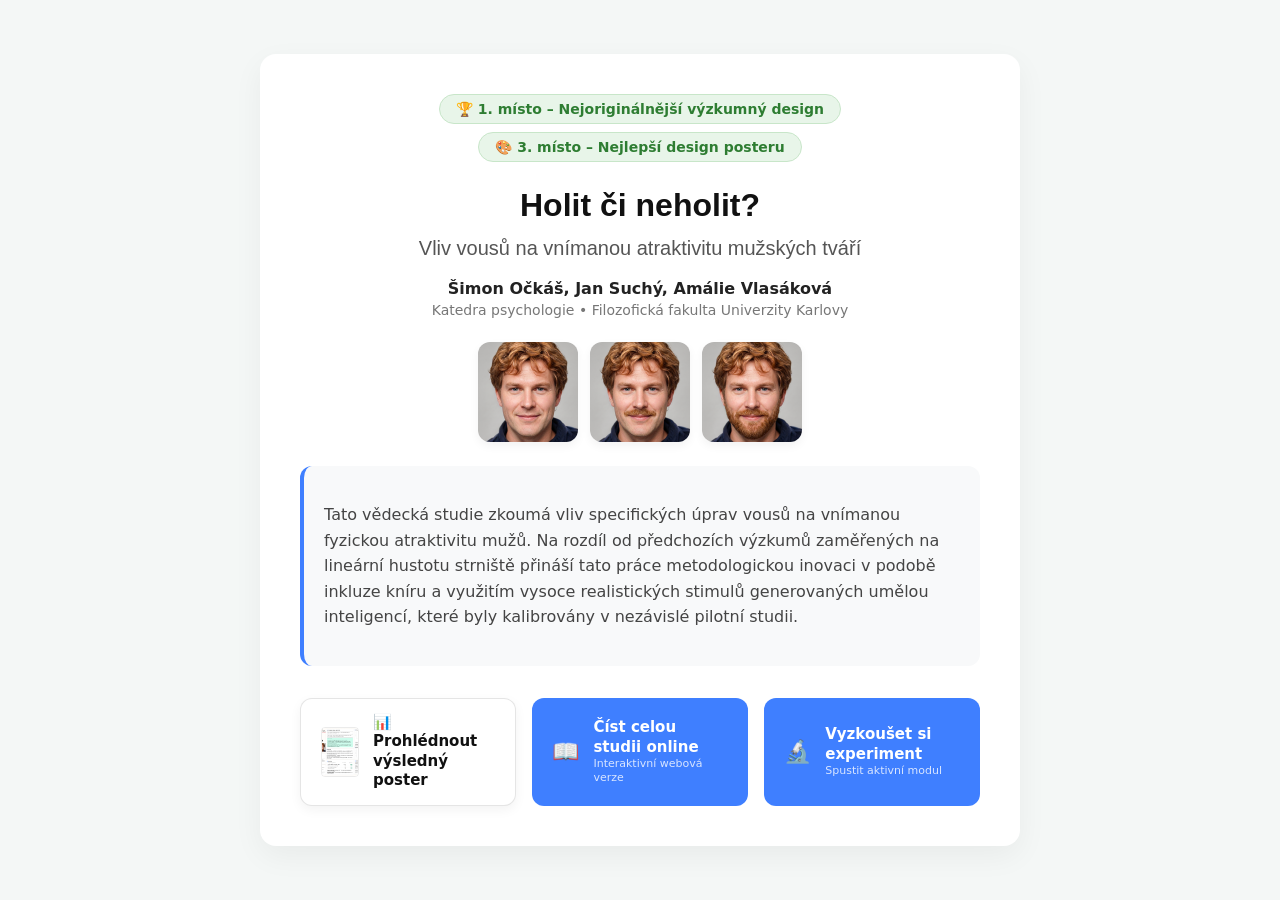
<file: index.html>
<!DOCTYPE html>
<html lang="cs">
<head>
  <meta charset="utf-8" />
  <meta name="viewport" content="width=device-width, initial-scale=1" />
  <title>Výzkum vnímání tváří – Oceněná studie</title>
  <link rel="stylesheet" href="style.css">
  
  <!-- Open Graph Meta tagy pro sociální sítě -->
  <meta property="og:title" content="Výzkum vnímání tváří – Výsledky studie">
  <meta property="og:description" content="Plnovous muže zkrášluje, knír ne. Podívejte se na kompletní výsledky oceněné studie.">
  <meta property="og:url" content="https://simonockas.me/faces-study/">
  <meta property="og:type" content="website">
  <meta property="og:image" content="https://simonockas.me/faces-study/pilot_04.png">
  <meta property="fb:app_id" content="966242223397117">
</head>
<body>
  <div class="landing-page">
    <div class="landing-container">
      
      <!-- Sekce s oceněním -->
      <div class="landing-awards">
        <span class="award-badge">🏆 1. místo – Nejoriginálnější výzkumný design</span>
        <span class="award-badge">🎨 3. místo – Nejlepší design posteru</span>
      </div>

      <!-- Hlavní nadpis a autoři -->
      <header class="landing-header">
        <h1>Holit či neholit?<br><span class="subtitle">Vliv vousů na vnímanou atraktivitu mužských tváří</span></h1>
        <p class="landing-authors">Šimon Očkáš, Jan Suchý, Amálie Vlasáková</p>
        <p class="landing-institution">Katedra psychologie • Filozofická fakulta Univerzity Karlovy</p>
      </header>

      <!-- Náhledový vizuál (Tři tváře z výzkumu) -->
      <div class="landing-preview">
        <img src="images/pilot_31_high_clean.png" alt="Hladce oholen" />
        <img src="images/pilot_31_high_stache.png" alt="Knír" />
        <img src="images/pilot_31_high_beard.png" alt="Plnovous" />
      </div>

      <!-- Stručný úvod do studie -->
      <article class="landing-intro">
        <p>
          Tato vědecká studie zkoumá vliv specifických úprav vousů na vnímanou fyzickou atraktivitu mužů. 
          Na rozdíl od předchozích výzkumů zaměřených na lineární hustotu strniště přináší tato práce metodologickou inovaci 
          v podobě inkluze kníru a využitím vysoce realistických stimulů generovaných umělou inteligencí, 
          které byly kalibrovány v nezávislé pilotní studii.
        </p>
      </article>

      <!-- Akční tlačítka (Rozcestník) -->
      <div class="landing-actions">
        <!-- Vizuální tlačítko s integrovaným thumbnailed posteru -->
        <a href="poster.html" class="btn btn-primary btn-poster">
          <img src="images/poster_thumb.png" alt="Náhled akademického posteru" class="btn-thumb" />
          <span class="btn-text">📊 Prohlédnout výsledný poster</span>
        </a>

        <!-- Tlačítko pro digitální čtečku studie (HTML verze) -->
        <a href="paper.html" class="btn btn-secondary">
          <span class="btn-icon">📖</span>
          <span class="btn-text">Číst celou studii online<br><small style="font-weight: 400; opacity: 0.8; font-size: 11px;">Interaktivní webová verze</small></span>
        </a>
        
        <!-- Tlačítko pro spuštění experimentu -->
        <a href="https://script.google.com/macros/s/AKfycbzfjkvLAMv269YrFdqGUx8NE0ccw222MC-_xlQdueb7EFfq0m50UP5lkJJmPn8vpWN8/exec" target="_blank" rel="noopener noreferrer" class="btn btn-secondary">
          <span class="btn-icon">🔬</span>
          <span class="btn-text">Vyzkoušet si experiment<br><small style="font-weight: 400; opacity: 0.8; font-size: 11px;">Spustit aktivní modul</small></span>
        </a>
      </div>

    </div>
  </div>
</body>
</html>
</file>
<file: style.css>
/* ==========================================================================
   ZÁKLADNÍ RESETY A GLOBÁLNÍ NASTAVENÍ SÍTĚ
   ========================================================================== */
html, body {
  margin: 0;
  padding: 0;
  width: 100%;
  height: 100%;
  background-color: #f4f7f6;
  box-sizing: border-box;
}

/* ==========================================================================
   STYL PRO ÚVODNÍ STRÁNKU (LANDING PAGE)
   ========================================================================== */
.landing-page {
  background-color: #f4f7f6;
  min-height: 100vh;
  display: flex;
  align-items: center;
  justify-content: center;
  padding: 40px 20px;
  font-family: "Inter", system-ui, -apple-system, sans-serif;
  box-sizing: border-box;
}

.landing-container {
  background: #ffffff;
  padding: 40px;
  border-radius: 16px;
  box-shadow: 0 10px 30px rgba(0, 0, 0, 0.05);
  width: 100%;
  max-width: 760px;
  text-align: center;
  box-sizing: border-box;
}

.landing-awards {
  display: flex;
  flex-direction: column;
  gap: 8px;
  align-items: center;
  margin-bottom: 24px;
}

.award-badge {
  display: inline-block;
  background: #e8f5e9;
  color: #2e7d32;
  padding: 6px 16px;
  border-radius: 20px;
  font-size: 14px;
  font-weight: 600;
  border: 1px solid #c8e6c9;
}

.landing-header h1 {
  font-family: "Nohemi-Medium", Helvetica, sans-serif;
  font-size: 32px;
  color: #111111;
  line-height: 1.2;
  margin: 0 0 16px 0;
}

.landing-header .subtitle {
  font-family: "Inter", sans-serif;
  font-size: 20px;
  color: #555555;
  font-weight: 500;
}

.landing-authors {
  font-size: 16px;
  font-weight: 600;
  color: #222222;
  margin: 16px 0 4px 0;
}

.landing-institution {
  font-size: 14px;
  color: #777777;
  margin: 0 0 24px 0;
}

.landing-preview {
  display: flex;
  justify-content: center;
  gap: 12px;
  margin: 24px 0;
}

.landing-preview img {
  width: 100px;
  height: 100px;
  border-radius: 12px;
  object-fit: cover;
  box-shadow: 0 4px 10px rgba(0,0,0,0.05);
}

.landing-intro {
  font-size: 16px;
  line-height: 1.6;
  color: #444444;
  text-align: left;
  background: #f8f9fa;
  padding: 20px;
  border-radius: 12px;
  border-left: 4px solid #3f7fff;
  margin-bottom: 32px;
}

/* Rozcestník akčních tlačítek */
.landing-actions {
  display: flex;
  flex-direction: column;
  gap: 16px;
  align-items: center;
  justify-content: center;
}

@media (min-width: 640px) {
  .landing-actions {
    flex-direction: row;
    align-items: stretch;
  }
}

/* Základní sjednocená kostra pro obě tlačítka */
.btn {
  display: inline-flex !important;
  flex-direction: row !important;
  align-items: center !important;
  gap: 14px !important;
  padding: 14px 20px !important;
  border-radius: 12px !important;
  font-size: 15px !important;
  font-weight: 600 !important;
  text-decoration: none !important;
  transition: all 0.25s cubic-bezier(0.4, 0, 0.2, 1) !important;
  cursor: pointer !important;
  box-sizing: border-box !important;
  width: 300px !important;
  text-align: left !important;
}

/* Opravené tlačítko s drobnou miniaturou */
.btn-poster {
  background-color: #ffffff !important;
  color: #111111 !important;
  border: 1px solid #0000001a !important;
  box-shadow: 0 4px 12px rgba(0,0,0,0.05) !important;
}

.btn-poster:hover {
  transform: translateY(-2px) !important;
  box-shadow: 0 6px 20px rgba(0,0,0,0.08) !important;
  border-color: #3f7fff !important;
}

.btn-thumb {
  width: 36px !important;
  height: 48px !important;
  object-fit: cover !important;
  border-radius: 4px !important;
  border: 1px solid #00000014 !important;
  flex-shrink: 0 !important;
}

/* Tlačítko pro spuštění experimentu */
.btn-secondary {
  background-color: #3f7fff !important;
  color: #ffffff !important;
}

.btn-secondary:hover {
  background-color: #2a65d4 !important;
  transform: translateY(-2px) !important;
  box-shadow: 0 6px 20px rgba(63, 127, 255, 0.25) !important;
}

.btn-icon {
  font-size: 22px !important;
  line-height: 1 !important;
  flex-shrink: 0 !important;
}

.btn-text {
  display: flex !important;
  flex-direction: column !important;
  line-height: 1.3 !important;
}


/* ==========================================================================
   RESPONZIVNÍ NÁSTAVBA PRO AKADEMICKÝ POSTER (PIXEL-PERFECT FIGMA)
   ========================================================================== */

/* INTEGROVANÁ TOP NAVIGAČNÍ LIŠTA NA STRÁNCE S POSTEREM */
.poster-nav {
  max-width: 1920px;
  width: 100%;
  margin: 0 auto;
  padding: 16px 24px 0px 24px;
  display: flex;
  justify-content: space-between;
  align-items: center;
  font-family: "Inter", sans-serif;
  box-sizing: border-box;
}

.btn-nav-back {
  font-size: 14px;
  color: #555555;
  text-decoration: none;
  font-weight: 500;
  transition: color 0.2s ease;
}

.btn-nav-back:hover {
  color: #000000;
}

.btn-nav-experiment {
  background-color: #3f7fff;
  color: #ffffff !important;
  font-size: 13px;
  font-weight: 600;
  text-decoration: none;
  padding: 8px 16px;
  border-radius: 8px;
  transition: all 0.2s ease;
}

.btn-nav-experiment:hover {
  background-color: #2a65d4;
  transform: translateY(-1px);
}

/* OPRAVA PRO TUČNÉ PÍSMO A KURZÍVU V POSTERU */
.slide strong, 
.slide b,
.slide [class*="Bold"],
.slide [class*="bold"] {
  font-weight: 700 !important;
  font-family: "Inter", Helvetica, Arial, sans-serif !important;
}

.slide em, 
.slide i,
.slide [class*="Italic"],
.slide [class*="italic"] {
  font-style: italic !important;
  font-family: "Inter", Helvetica, Arial, sans-serif !important;
}

/* Kontejnery posteru */
.slide .frame {
  display: flex !important;
  flex-direction: row !important;
  width: 100% !important;
  max-width: 1920px !important;
  margin: 0 auto !important;
  gap: 8px !important;
  padding: 24px !important;
  box-sizing: border-box !important;
  position: relative !important;
  align-items: flex-start !important;
  justify-content: center !important;
}

.slide .div,
.slide .frame-6,
.slide .frame-10 {
  display: flex !important;
  flex-direction: column !important;
  align-items: flex-start !important;
  justify-content: flex-start !important;
  gap: 8px !important;
  position: relative !important;
  flex: 1 !important;
  min-width: 0 !important;
  align-self: stretch !important;
}

.slide .frame-6 {
  align-items: stretch !important;
}

/* Info lišta v prvním sloupci (Desktop) */
.slide .frame-20 {
  display: flex !important;
  width: 100% !important;
  height: auto !important;
  align-items: center !important;
  justify-content: space-between !important;
  padding: 8px 0px 16px 0px !important;
  box-sizing: border-box !important;
  position: relative !important;
  border-bottom: 1px solid #00000014 !important;
  margin-bottom: 4px !important;
}

.slide .frame-21 {
  display: inline-flex !important;
  align-items: center !important;
  gap: 10px !important;
  height: 54px !important;
}

.slide .frame-20 .img-qr {
  height: 100% !important;
  width: auto !important;
  display: block !important;
}

.slide .FULL-TEXT-simonockas {
  position: relative !important;
  font-family: "Inter", Helvetica, sans-serif !important;
  color: #000000cc !important;
  margin: 0 !important;
  display: flex !important;
  flex-direction: column !important;
}

.slide .fulltext-label {
  font-size: 12px !important;
  font-weight: 700 !important;
  text-transform: uppercase !important;
  line-height: 1.2 !important;
  letter-spacing: 0.5px !important;
}

.slide .text-wrapper-12 {
  font-size: 16px !important;
  font-weight: 400 !important;
  line-height: 1.2 !important;
}

.slide .group {
  position: relative !important;
  width: 240px !important;
  height: auto !important;
  display: block !important;
}

/* Hlavní nadpis mřížky */
.slide .div-wrapper {
  display: flex !important;
  align-items: center !important;
  justify-content: center !important;
  gap: 10px !important;
  padding: 12px 0px !important;
  position: relative !important;
  align-self: stretch !important;
  width: 100% !important;
}

.slide .text-wrapper {
  position: relative !important;
  display: flex !important;
  align-items: center !important;
  flex: 1 !important;
  margin: 0 !important;
  font-family: "Nohemi-Medium", Helvetica, sans-serif !important;
  font-weight: 500 !important;
  color: #000000 !important;
  font-size: clamp(32px, 4vw, 72px) !important;
  letter-spacing: -0.72px !important;
  line-height: 1.1 !important;
}

/* Kontejner stimulů */
.slide .frame-2 {
  display: flex !important;
  flex-direction: column !important;
  align-items: flex-start !important;
  gap: 10px !important;
  position: relative !important;
  width: 100% !important;
}

.slide .frame-3 {
  display: flex !important;
  width: 100% !important;
  max-width: 616px !important;
  height: auto !important;
  align-items: center !important;
  justify-content: space-between !important;
  position: relative !important;
}

.slide .frame-3 .img {
  position: relative !important;
  width: calc(33.33% - 6px) !important;
  height: auto !important;
  aspect-ratio: 1 !important;
  object-fit: cover !important;
  display: block !important;
  border-radius: 12px !important;
}

/* Bílé vývěsní karty */
.slide .frame-4,
.slide .frame-8,
.slide .frame-9,
.slide .frame-11 {
  display: flex !important;
  flex-direction: column !important;
  align-items: flex-start !important;
  gap: 12px !important;
  padding: 12px !important;
  position: relative !important;
  align-self: stretch !important;
  width: 100% !important;
  background-color: #ffffff !important;
  border-radius: 12px !important;
  border: 1px solid #0000001a !important;
  box-shadow: 0px 4px 24px #0000000d !important;
  box-sizing: border-box !important;
}

.slide .frame-5 {
  display: flex !important;
  align-items: flex-start !important;
  gap: 6px !important;
  position: relative !important;
  align-self: stretch !important;
}

.slide .rectangle {
  width: 6px !important;
  background-color: var(--complementary-1) !important;
  position: relative !important;
  align-self: stretch !important;
}

.slide .text-wrapper-3 {
  position: relative !important;
  flex: 1 !important;
  margin: 0 !important;
  font-family: "Inter", Helvetica, sans-serif !important;
  font-weight: 500 !important;
  color: #000000cc !important;
  font-size: 24px !important;
  letter-spacing: -0.25px !important;
  line-height: 1.3 !important;
}

.slide .text-wrapper-4 {
  position: relative !important;
  align-self: stretch !important;
  font-family: "Inter", Helvetica, sans-serif !important;
  font-weight: 500 !important;
  color: #000000cc !important;
  font-size: 18px !important;
  margin: 0 !important;
}

.slide .p, .slide .text, .slide .text-2, .slide .text-3, .slide .text-wrapper-6 {
  position: relative !important;
  align-self: stretch !important;
  font-family: "Inter", sans-serif !important;
  color: #000000cc !important;
  font-size: var(--body-font-size) !important;
  letter-spacing: var(--body-letter-spacing) !important;
  line-height: var(--body-line-height) !important;
  margin: 0 !important;
}

.slide .hypot-zy, .slide .text-wrapper-5 {
  position: relative !important;
  width: fit-content !important;
  margin: 0 !important;
  font-family: "Inter", sans-serif !important;
  font-weight: 600 !important;
  color: #000000cc !important;
  font-size: var(--heading-3-font-size) !important;
  letter-spacing: var(--heading-3-letter-spacing) !important;
  line-height: var(--heading-3-line-height) !important;
}

.slide .hypot-zy {
  color: #000000a8 !important;
}

/* Mezery odstavců a seznamů */
.slide .flexcontainer, 
.slide .flexcontainer-2, 
.slide .flexcontainer-3, 
.slide .flexcontainer-4 {
  display: flex !important;
  flex-direction: column !important;
  align-items: flex-start !important;
  gap: 12px !important;
  align-self: stretch !important;
  width: 100% !important;
}

.slide .frame-7, .slide .flexcontainer-wrapper {
  display: flex !important;
  align-items: center !important;
  justify-content: center !important;
  gap: 12px !important;
  padding: 12px !important;
  position: relative !important;
  align-self: stretch !important;
  width: 100% !important;
  border-radius: 12px !important;
  box-sizing: border-box !important;
}

.slide .frame-7 {
  border: 0.5px solid #00000033 !important;
}

.slide .flexcontainer-wrapper {
  background-color: #0cf2a522 !important;
}

/* Grafy a mřížky */
.slide .frame-12 {
  display: flex !important;
  align-items: flex-start !important;
  justify-content: center !important;
  gap: 12px !important;
  position: relative !important;
  align-self: stretch !important;
  width: 100% !important;
}

.slide .image-2, .slide .image-3 {
  width: calc(50% - 6px) !important;
  height: auto !important;
  object-fit: contain !important;
  display: block !important;
}

.slide .frame-13 {
  display: flex !important;
  align-items: center !important;
  justify-content: flex-end !important;
  gap: 12px !important;
  position: relative !important;
  align-self: stretch !important;
  width: 100% !important;
}

.slide .frame-14 {
  display: inline-flex !important;
  align-items: center !important;
  gap: 6px !important;
  position: relative !important;
}

.slide .rectangle-2, .slide .rectangle-3, .slide .rectangle-4 {
  width: 10px !important;
  height: 10px !important;
  border-radius: 2px !important;
  flex-shrink: 0 !important;
}

.slide .rectangle-2 { background-color: #e8b554 !important; }
.slide .rectangle-3 { background-color: #79a6ea !important; }
.slide .rectangle-4 { background-color: #a8a8a8 !important; }

.slide .text-wrapper-7, .slide .text-wrapper-9, .slide .text-wrapper-10 {
  position: relative !important;
  width: fit-content !important;
  font-family: "Inter", Helvetica, sans-serif !important;
  font-weight: 400 !important;
  color: #000000cc !important;
  font-size: 8px !important;
  margin: 0 !important;
}

.slide .frame-16 {
  display: flex !important;
  flex-direction: row !important;
  align-items: center !important;
  gap: 16px !important;
  position: relative !important;
  align-self: stretch !important;
  width: 100% !important;
}

.slide .image-wrapper {
  display: flex !important;
  flex-direction: column !important;
  align-items: center !important;
  position: relative !important;
}

.slide .image-4 {
  position: relative !important;
  width: 100% !important;
  max-width: 260px !important;
  height: auto !important;
  aspect-ratio: 1.17 !important;
  display: block !important;
}

.slide .frame-17 {
  display: flex !important;
  flex-direction: column !important;
  align-items: flex-start !important;
  justify-content: center !important;
  gap: 14px !important;
  flex: 1 !important;
}

.slide .frame-18 {
  display: flex !important;
  flex-direction: column !important;
  align-items: flex-start !important;
  gap: 6px !important;
  width: 100% !important;
}

.slide .frame-19 {
  display: inline-flex !important;
  align-items: center !important;
  gap: 12px !important;
}

/* ==========================================================================
   MEDIA QUERY PRO MOBILY A TABLETY (Sloupce pod sebe)
   ========================================================================== */
@media (max-width: 1199px) {
  .poster-nav {
    padding: 16px 16px 0px 16px;
    flex-direction: column;
    gap: 12px;
    align-items: center;
  }

  .slide .frame {
    flex-direction: column !important;
    padding: 24px 16px !important;
    gap: 16px !important;
  }

  .slide .div,
  .slide .frame-6,
  .slide .frame-10 {
    width: 100% !important;
    max-width: 100% !important;
    flex: none !important;
    gap: 8px !important;
  }

  .slide .text-wrapper {
    text-align: center !important;
    font-size: 34px !important;
  }

  /* OPRAVENO: Přestavění info lišty z řady do vertikálního sloupce na mobilu */
  .slide .frame-20 {
    flex-direction: column !important; /* Řazení prvků pod sebe */
    align-items: center !important;     /* Centrování obsahu */
    justify-content: center !important;
    gap: 16px !important;              /* Bezpečná vertikální mezera mezi QR a logem */
    padding: 12px 0px !important;
    height: auto !important;
    width: 100% !important;
  }

  .slide .frame-21 {
    height: auto !important;           /* Uvolnění fixní výšky pro lepší flexibilitu */
    justify-content: center !important;
    width: 100% !important;
  }

  .slide .FULL-TEXT-simonockas {
    align-items: center !important;    /* Centrování samotných textových řádků */
    text-align: center !important;
  }

  .slide .group {
    max-width: 100% !important;        /* Zamezení jakémukoliv přetečení loga */
    margin: 0 auto !important;
  }

  .slide .frame-3 {
    max-width: 100% !important;
  }

  .slide .frame-12 {
    flex-direction: column !important;
    align-items: center !important;
  }

  .slide .image-2, .slide .image-3 {
    width: 100% !important;
    max-width: 340px !important;
  }

  .slide .frame-16 {
    flex-direction: column !important;
    align-items: center !important;
    gap: 20px !important;
  }

  .slide .image-4 {
    max-width: 280px !important;
  }
}
  border-radius: 12px;
  border-left: 4px solid #3f7fff;
  margin-bottom: 32px;
}

/* Rozcestník tlačítek na úvodní stránce */
.landing-actions {
  display: flex;
  flex-direction: column;
  gap: 16px;
  align-items: center;
  justify-content: center;
}

@media (min-width: 640px) {
  .landing-actions {
    flex-direction: row;
    align-items: stretch;
  }
}

.btn {
  display: inline-flex;
  align-items: center;
  justify-content: center;
  padding: 16px 28px;
  border-radius: 12px;
  font-size: 16px;
  font-weight: 600;
  text-decoration: none;
  transition: all 0.25s cubic-bezier(0.4, 0, 0.2, 1);
  cursor: pointer;
  box-sizing: border-box;
}

/* Pokročilé tlačítko s náhledem (Karta posteru) */
.btn-poster {
  background-color: #ffffff !important;
  color: #111111 !important;
  border: 1px solid #0000001a;
  box-shadow: 0 4px 12px rgba(0,0,0,0.05);
  flex-direction: column;
  gap: 12px;
  padding: 16px;
  width: 280px;
}

.btn-poster:hover {
  transform: translateY(-4px);
  box-shadow: 0 8px 24px rgba(0,0,0,0.1);
  border-color: #3f7fff;
}

.btn-thumb {
  width: 100%;
  height: auto;
  aspect-ratio: 1.77;
  object-fit: cover;
  border-radius: 8px;
  border: 1px solid #0000000d;
}

/* Tlačítko pro spuštění experimentu */
.btn-secondary {
  background-color: #3f7fff;
  color: #ffffff;
  flex-direction: column;
  justify-content: center;
  gap: 8px;
  width: 280px;
  text-align: center;
}

.btn-secondary:hover {
  background-color: #2a65d4;
  transform: translateY(-4px);
  box-shadow: 0 8px 24px rgba(63, 127, 255, 0.25);
}

.btn-icon {
  font-size: 24px;
}


/* ==========================================================================
   RESPONZIVNÍ NÁSTAVBA PRO AKADEMICKÝ POSTER (PIXEL-PERFECT FIGMA)
   ========================================================================== */

/* INTEGROVANÁ TOP NAVIGAČNÍ LIŠTA NA STRÁNCE S POSTEREM */
.poster-nav {
  max-width: 1920px;
  width: 100%;
  margin: 0 auto;
  padding: 16px 24px 0px 24px;
  display: flex;
  justify-content: space-between;
  align-items: center;
  font-family: "Inter", sans-serif;
  box-sizing: border-box;
}

.btn-nav-back {
  font-size: 14px;
  color: #555555;
  text-decoration: none;
  font-weight: 500;
  transition: color 0.2s ease;
}

.btn-nav-back:hover {
  color: #000000;
}

.btn-nav-experiment {
  background-color: #3f7fff;
  color: #ffffff !important;
  font-size: 13px;
  font-weight: 600;
  text-decoration: none;
  padding: 8px 16px;
  border-radius: 8px;
  transition: all 0.2s ease;
}

.btn-nav-experiment:hover {
  background-color: #2a65d4;
  transform: translateY(-1px);
}

/* OPRAVA PRO TUČNÉ PÍSMO A KURZÍVU V POSTERU */
.slide strong, 
.slide b,
.slide [class*="Bold"],
.slide [class*="bold"] {
  font-weight: 700 !important;
  font-family: "Inter", Helvetica, Arial, sans-serif !important;
}

.slide em, 
.slide i,
.slide [class*="Italic"],
.slide [class*="italic"] {
  font-style: italic !important;
  font-family: "Inter", Helvetica, Arial, sans-serif !important;
}

/* Kontejnery posteru */
.slide .frame {
  display: flex !important;
  flex-direction: row !important;
  width: 100% !important;
  max-width: 1920px !important;
  margin: 0 auto !important;
  gap: 8px !important;
  padding: 24px !important;
  box-sizing: border-box !important;
  position: relative !important;
  align-items: flex-start !important;
  justify-content: center !important;
}

.slide .div,
.slide .frame-6,
.slide .frame-10 {
  display: flex !important;
  flex-direction: column !important;
  align-items: flex-start !important;
  justify-content: flex-start !important;
  gap: 8px !important;
  position: relative !important;
  flex: 1 !important;
  min-width: 0 !important;
  align-self: stretch !important;
}

.slide .frame-6 {
  align-items: stretch !important;
}

/* Info lišta v prvním sloupci */
.slide .frame-20 {
  display: flex !important;
  width: 100% !important;
  height: auto !important;
  align-items: center !important;
  justify-content: space-between !important;
  padding: 8px 0px 16px 0px !important;
  box-sizing: border-box !important;
  position: relative !important;
  border-bottom: 1px solid #00000014 !important;
  margin-bottom: 4px !important;
}

.slide .frame-21 {
  display: inline-flex !important;
  align-items: center !important;
  gap: 10px !important;
  height: 54px !important;
}

.slide .frame-20 .img-qr {
  height: 100% !important;
  width: auto !important;
  display: block !important;
}

.slide .FULL-TEXT-simonockas {
  position: relative !important;
  font-family: "Inter", Helvetica, sans-serif !important;
  color: #000000cc !important;
  margin: 0 !important;
  display: flex !important;
  flex-direction: column !important;
}

.slide .fulltext-label {
  font-size: 12px !important;
  font-weight: 700 !important;
  text-transform: uppercase !important;
  line-height: 1.2 !important;
  letter-spacing: 0.5px !important;
}

.slide .text-wrapper-12 {
  font-size: 16px !important;
  font-weight: 400 !important;
  line-height: 1.2 !important;
}

.slide .group {
  position: relative !important;
  width: 240px !important;
  height: auto !important;
  display: block !important;
}

/* Hlavní nadpis mřížky */
.slide .div-wrapper {
  display: flex !important;
  align-items: center !important;
  justify-content: center !important;
  gap: 10px !important;
  padding: 12px 0px !important;
  position: relative !important;
  align-self: stretch !important;
  width: 100% !important;
}

.slide .text-wrapper {
  position: relative !important;
  display: flex !important;
  align-items: center !important;
  flex: 1 !important;
  margin: 0 !important;
  font-family: "Nohemi-Medium", Helvetica, sans-serif !important;
  font-weight: 500 !important;
  color: #000000 !important;
  font-size: clamp(32px, 4vw, 72px) !important;
  letter-spacing: -0.72px !important;
  line-height: 1.1 !important;
}

/* Kontejner stimulů */
.slide .frame-2 {
  display: flex !important;
  flex-direction: column !important;
  align-items: flex-start !important;
  gap: 10px !important;
  position: relative !important;
  width: 100% !important;
}

.slide .frame-3 {
  display: flex !important;
  width: 100% !important;
  max-width: 616px !important;
  height: auto !important;
  align-items: center !important;
  justify-content: space-between !important;
  position: relative !important;
}

.slide .frame-3 .img {
  position: relative !important;
  width: calc(33.33% - 6px) !important;
  height: auto !important;
  aspect-ratio: 1 !important;
  object-fit: cover !important;
  display: block !important;
  border-radius: 12px !important;
}

/* Bílé vývěsní karty */
.slide .frame-4,
.slide .frame-8,
.slide .frame-9,
.slide .frame-11 {
  display: flex !important;
  flex-direction: column !important;
  align-items: flex-start !important;
  gap: 12px !important;
  padding: 12px !important;
  position: relative !important;
  align-self: stretch !important;
  width: 100% !important;
  background-color: #ffffff !important;
  border-radius: 12px !important;
  border: 1px solid #0000001a !important;
  box-shadow: 0px 4px 24px #0000000d !important;
  box-sizing: border-box !important;
}

.slide .frame-5 {
  display: flex !important;
  align-items: flex-start !important;
  gap: 6px !important;
  position: relative !important;
  align-self: stretch !important;
}

.slide .rectangle {
  width: 6px !important;
  background-color: var(--complementary-1) !important;
  position: relative !important;
  align-self: stretch !important;
}

.slide .text-wrapper-3 {
  position: relative !important;
  flex: 1 !important;
  margin: 0 !important;
  font-family: "Inter", Helvetica, sans-serif !important;
  font-weight: 500 !important;
  color: #000000cc !important;
  font-size: 24px !important;
  letter-spacing: -0.25px !important;
  line-height: 1.3 !important;
}

.slide .text-wrapper-4 {
  position: relative !important;
  align-self: stretch !important;
  font-family: "Inter", Helvetica, sans-serif !important;
  font-weight: 500 !important;
  color: #000000cc !important;
  font-size: 18px !important;
  margin: 0 !important;
}

.slide .p, .slide .text, .slide .text-2, .slide .text-3, .slide .text-wrapper-6 {
  position: relative !important;
  align-self: stretch !important;
  font-family: "Inter", sans-serif !important;
  color: #000000cc !important;
  font-size: var(--body-font-size) !important;
  letter-spacing: var(--body-letter-spacing) !important;
  line-height: var(--body-line-height) !important;
  margin: 0 !important;
}

.slide .hypot-zy, .slide .text-wrapper-5 {
  position: relative !important;
  width: fit-content !important;
  margin: 0 !important;
  font-family: "Inter", sans-serif !important;
  font-weight: 600 !important;
  color: #000000cc !important;
  font-size: var(--heading-3-font-size) !important;
  letter-spacing: var(--heading-3-letter-spacing) !important;
  line-height: var(--heading-3-line-height) !important;
}

.slide .hypot-zy {
  color: #000000a8 !important;
}

/* Mezery odstavců a seznamů */
.slide .flexcontainer, 
.slide .flexcontainer-2, 
.slide .flexcontainer-3, 
.slide .flexcontainer-4 {
  display: flex !important;
  flex-direction: column !important;
  align-items: flex-start !important;
  gap: 12px !important;
  align-self: stretch !important;
  width: 100% !important;
}

.slide .frame-7, .slide .flexcontainer-wrapper {
  display: flex !important;
  align-items: center !important;
  justify-content: center !important;
  gap: 12px !important;
  padding: 12px !important;
  position: relative !important;
  align-self: stretch !important;
  width: 100% !important;
  border-radius: 12px !important;
  box-sizing: border-box !important;
}

.slide .frame-7 {
  border: 0.5px solid #00000033 !important;
}

.slide .flexcontainer-wrapper {
  background-color: #0cf2a522 !important;
}

/* Grafy a mřížky */
.slide .frame-12 {
  display: flex !important;
  align-items: flex-start !important;
  justify-content: center !important;
  gap: 12px !important;
  position: relative !important;
  align-self: stretch !important;
  width: 100% !important;
}

.slide .image-2, .slide .image-3 {
  width: calc(50% - 6px) !important;
  height: auto !important;
  object-fit: contain !important;
  display: block !important;
}

.slide .frame-13 {
  display: flex !important;
  align-items: center !important;
  justify-content: flex-end !important;
  gap: 12px !important;
  position: relative !important;
  align-self: stretch !important;
  width: 100% !important;
}

.slide .frame-14 {
  display: inline-flex !important;
  align-items: center !important;
  gap: 6px !important;
  position: relative !important;
}

.slide .rectangle-2, .slide .rectangle-3, .slide .rectangle-4 {
  width: 10px !important;
  height: 10px !important;
  border-radius: 2px !important;
  flex-shrink: 0 !important;
}

.slide .rectangle-2 { background-color: #e8b554 !important; }
.slide .rectangle-3 { background-color: #79a6ea !important; }
.slide .rectangle-4 { background-color: #a8a8a8 !important; }

.slide .text-wrapper-7, .slide .text-wrapper-9, .slide .text-wrapper-10 {
  position: relative !important;
  width: fit-content !important;
  font-family: "Inter", Helvetica, sans-serif !important;
  font-weight: 400 !important;
  color: #000000cc !important;
  font-size: 8px !important;
  margin: 0 !important;
}

.slide .frame-16 {
  display: flex !important;
  flex-direction: row !important;
  align-items: center !important;
  gap: 16px !important;
  position: relative !important;
  align-self: stretch !important;
  width: 100% !important;
}

.slide .image-wrapper {
  display: flex !important;
  flex-direction: column !important;
  align-items: center !important;
  position: relative !important;
}

.slide .image-4 {
  position: relative !important;
  width: 100% !important;
  max-width: 260px !important;
  height: auto !important;
  aspect-ratio: 1.17 !important;
  display: block !important;
}

.slide .frame-17 {
  display: flex !important;
  flex-direction: column !important;
  align-items: flex-start !important;
  justify-content: center !important;
  gap: 14px !important;
  flex: 1 !important;
}

.slide .frame-18 {
  display: flex !important;
  flex-direction: column !important;
  align-items: flex-start !important;
  gap: 6px !important;
  width: 100% !important;
}

.slide .frame-19 {
  display: inline-flex !important;
  align-items: center !important;
  gap: 12px !important;
}

/* ==========================================================================
   MEDIA QUERY PRO MOBILY A TABLETY (Sloupce pod sebe)
   ========================================================================== */
@media (max-width: 1199px) {
  .poster-nav {
    padding: 16px 16px 0px 16px;
    flex-direction: column;
    gap: 12px;
    align-items: center;
  }

  .slide .frame {
    flex-direction: column !important;
    padding: 24px 16px !important;
    gap: 16px !important;
  }

  .slide .div,
  .slide .frame-6,
  .slide .frame-10 {
    width: 100% !important;
    max-width: 100% !important;
    flex: none !important;
    gap: 8px !important;
  }

  .slide .text-wrapper {
    text-align: center !important;
    font-size: 34px !important;
  }

  .slide .frame-20 {
    flex-direction: row !important;
    align-items: center !important;
    justify-content: space-between !important;
    padding-bottom: 12px !important;
    height: auto !important;
  }

  .slide .frame-21 {
    height: 48px !important;
  }

  .slide .frame-3 {
    max-width: 100% !important;
  }

  .slide .frame-12 {
    flex-direction: column !important;
    align-items: center !important;
  }

  .slide .image-2, .slide .image-3 {
    width: 100% !important;
    max-width: 340px !important;
  }

  .slide .frame-16 {
    flex-direction: column !important;
    align-items: center !important;
    gap: 20px !important;
  }

  .slide .image-4 {
    max-width: 280px !important;
  }
}
</file>
